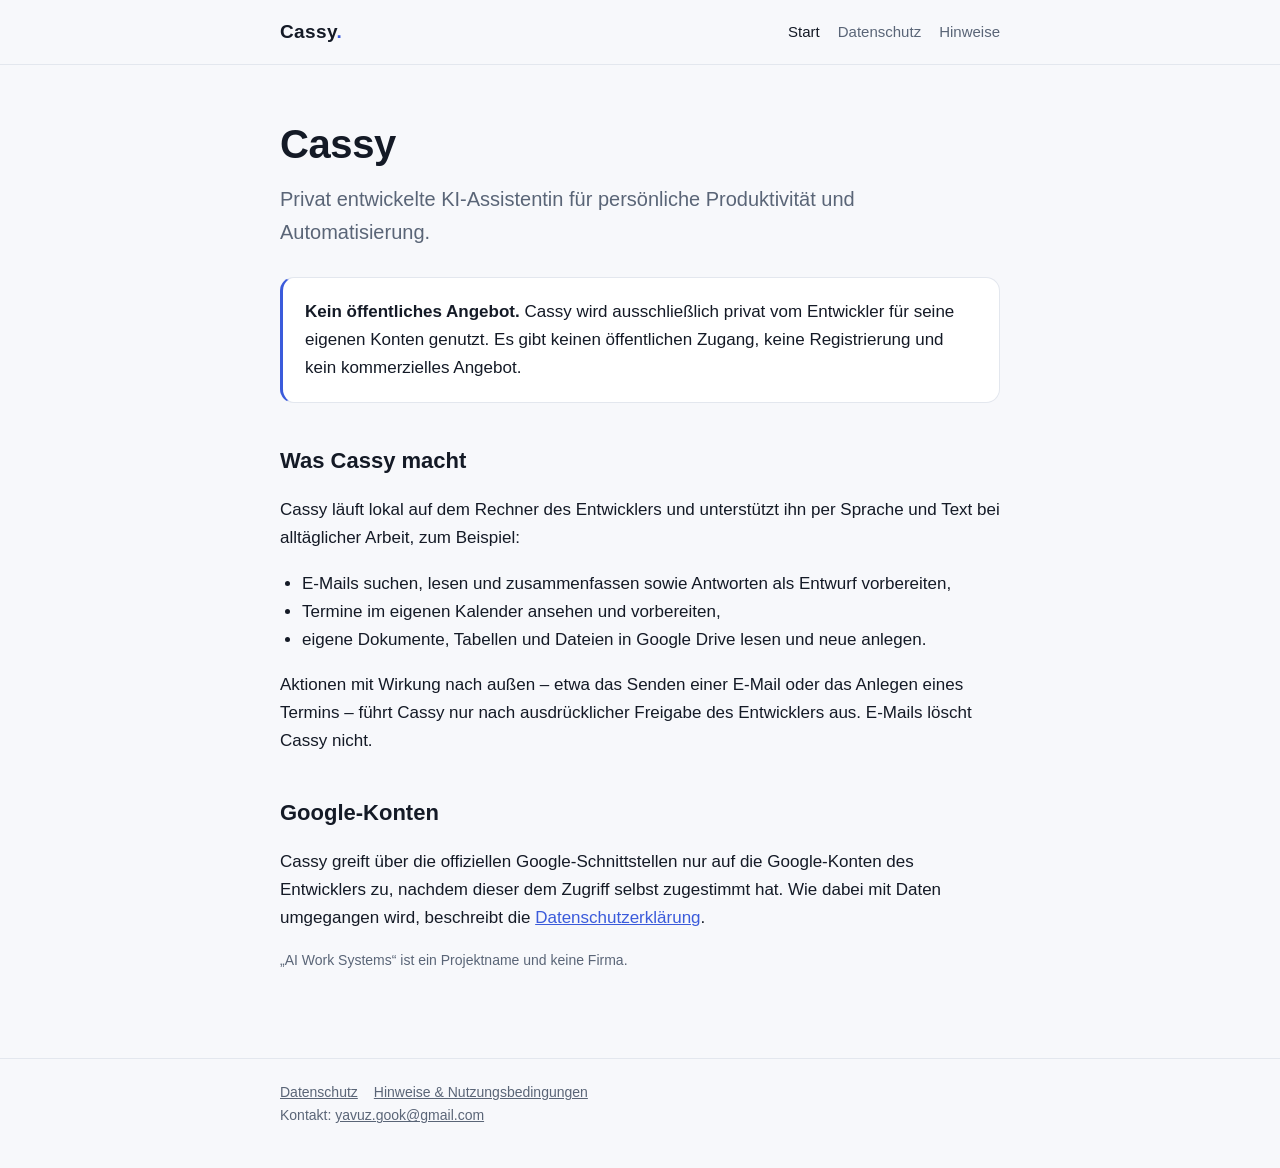
<file: index.html>
<!doctype html>
<html lang="de">
<head>
<meta charset="utf-8">
<meta name="viewport" content="width=device-width, initial-scale=1">
<title>Cassy – private KI-Assistentin</title>
<meta name="description" content="Cassy ist eine privat entwickelte KI-Assistentin für persönliche Produktivität und Automatisierung – ausschließlich zur privaten Eigennutzung.">
<link rel="stylesheet" href="style.css">
</head>
<body>
<header><div class="wrap">
  <a class="brand" href="./">Cassy<span>.</span></a>
  <nav><a href="./" aria-current="page">Start</a><a href="datenschutz.html">Datenschutz</a><a href="hinweise.html">Hinweise</a></nav>
</div></header>
<main><div class="wrap">
  <h1>Cassy</h1>
  <p class="lead">Privat entwickelte KI-Assistentin für persönliche Produktivität und Automatisierung.</p>

  <div class="card note">
    <strong>Kein öffentliches Angebot.</strong> Cassy wird ausschließlich privat vom Entwickler für seine eigenen Konten genutzt.
    Es gibt keinen öffentlichen Zugang, keine Registrierung und kein kommerzielles Angebot.
  </div>

  <h2>Was Cassy macht</h2>
  <p>Cassy läuft lokal auf dem Rechner des Entwicklers und unterstützt ihn per Sprache und Text bei alltäglicher Arbeit, zum Beispiel:</p>
  <ul>
    <li>E-Mails suchen, lesen und zusammenfassen sowie Antworten als Entwurf vorbereiten,</li>
    <li>Termine im eigenen Kalender ansehen und vorbereiten,</li>
    <li>eigene Dokumente, Tabellen und Dateien in Google Drive lesen und neue anlegen.</li>
  </ul>
  <p>Aktionen mit Wirkung nach außen – etwa das Senden einer E-Mail oder das Anlegen eines Termins – führt Cassy nur nach ausdrücklicher Freigabe des Entwicklers aus. E-Mails löscht Cassy nicht.</p>

  <h2>Google-Konten</h2>
  <p>Cassy greift über die offiziellen Google-Schnittstellen nur auf die Google-Konten des Entwicklers zu, nachdem dieser dem Zugriff selbst zugestimmt hat.
  Wie dabei mit Daten umgegangen wird, beschreibt die <a href="datenschutz.html">Datenschutzerklärung</a>.</p>

  <p class="meta">„AI Work Systems“ ist ein Projektname und keine Firma.</p>
</div></main>
<footer><div class="wrap">
  <a href="datenschutz.html">Datenschutz</a><a href="hinweise.html">Hinweise &amp; Nutzungsbedingungen</a>
  <div>Kontakt: <a href="mailto:yavuz.gook@gmail.com">yavuz.gook@gmail.com</a></div>
</div></footer>
</body>
</html>
</file>
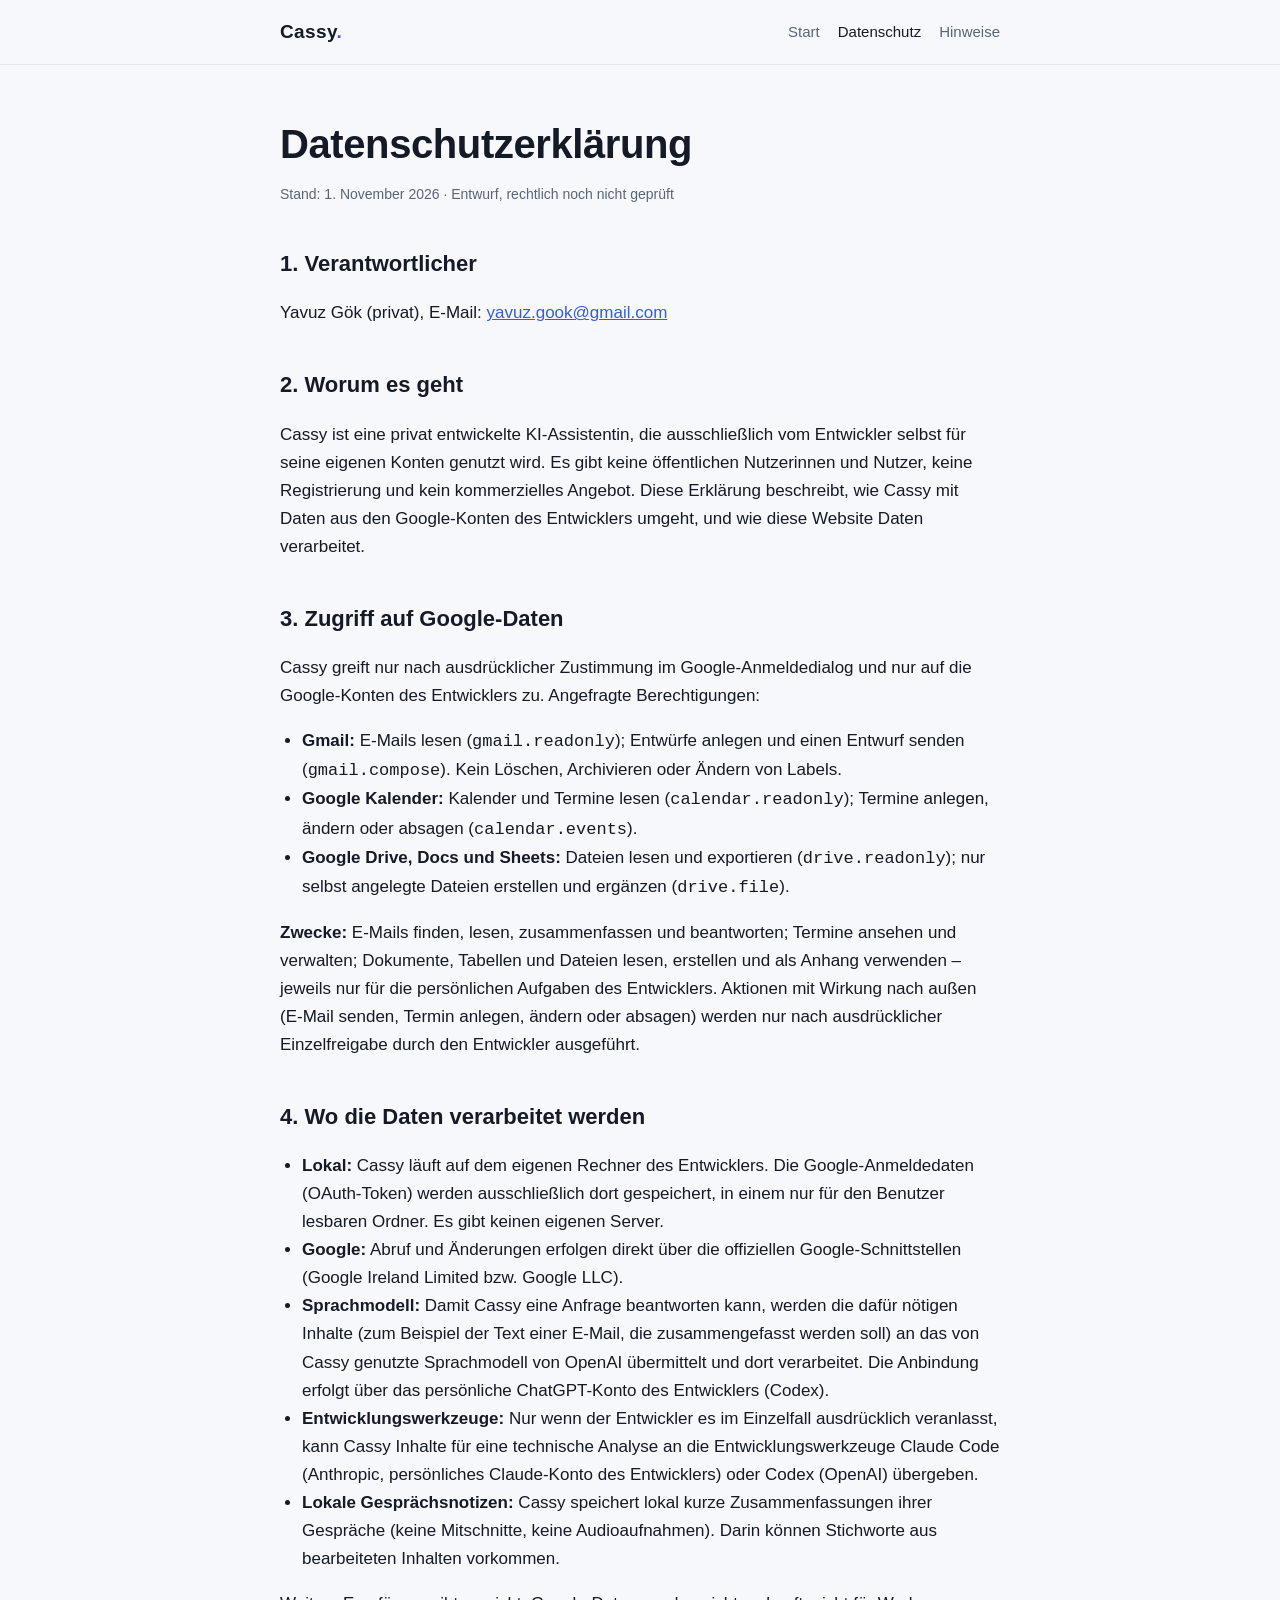
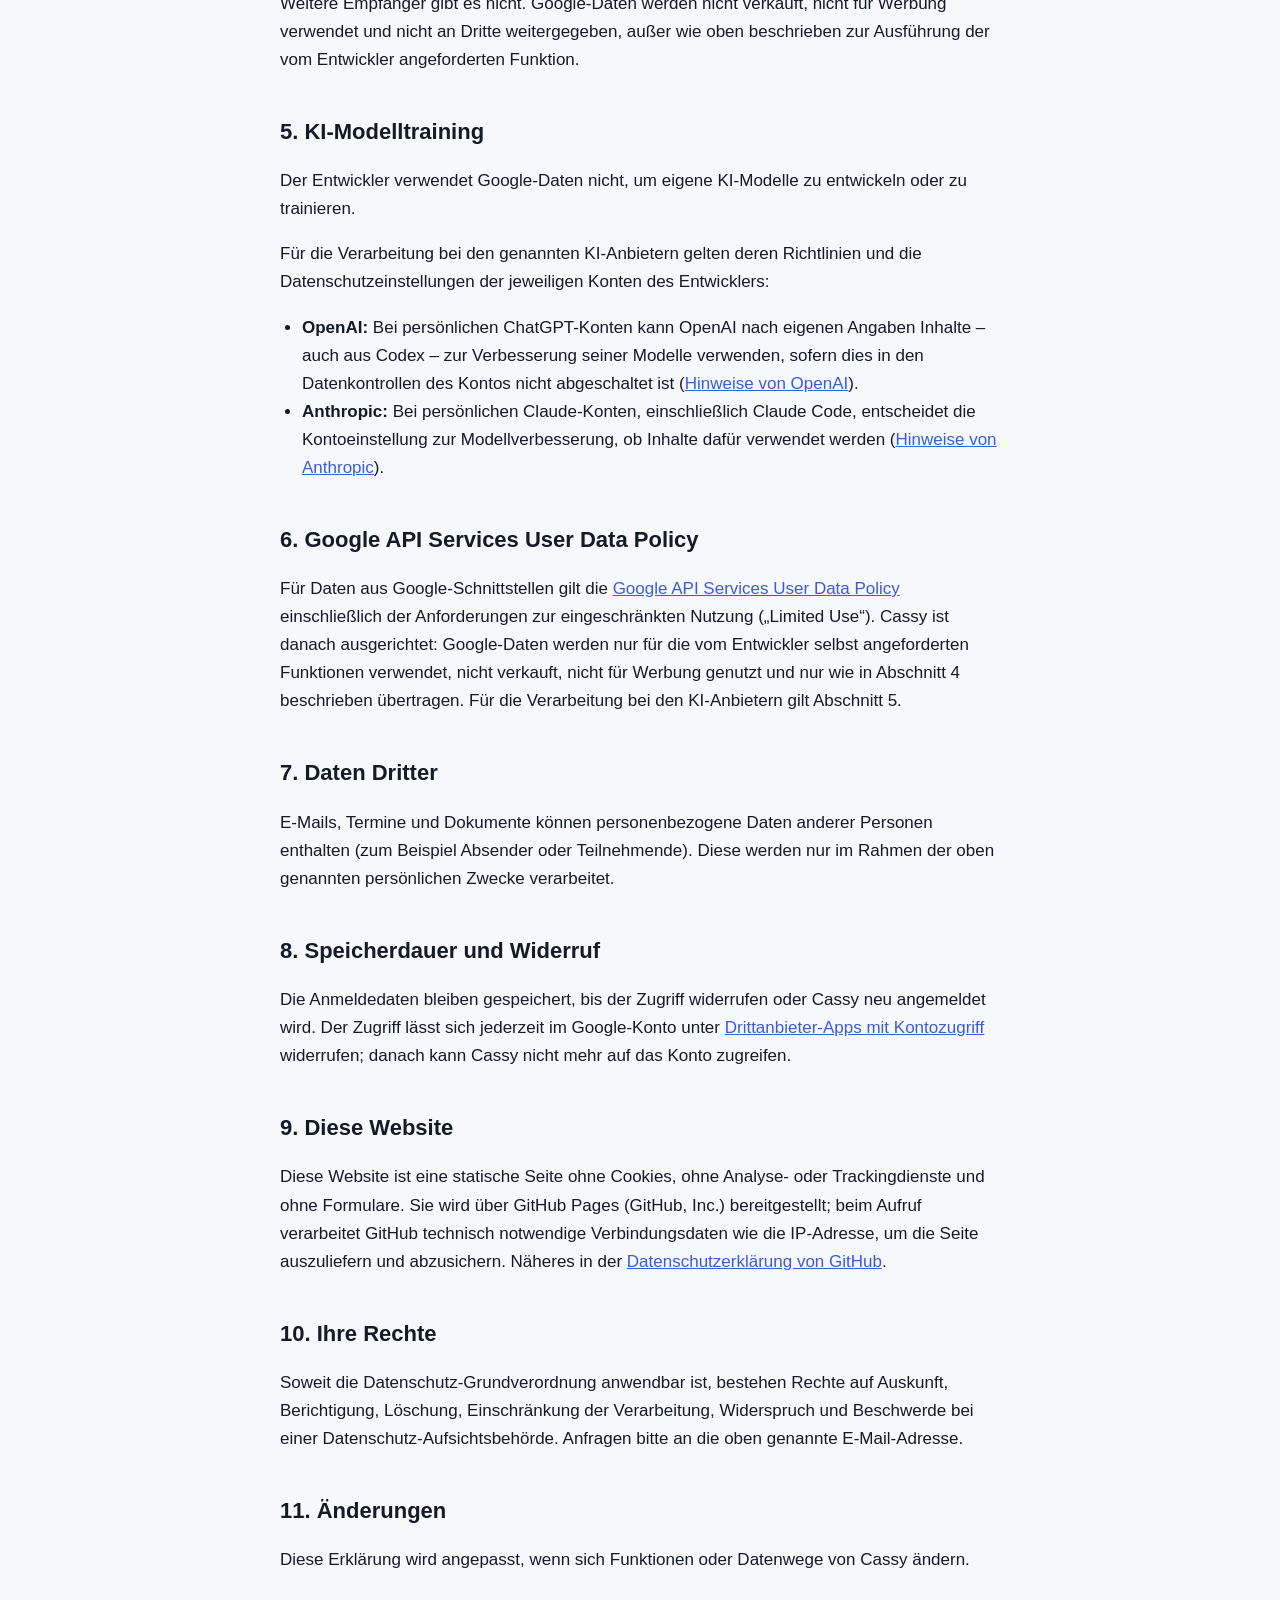
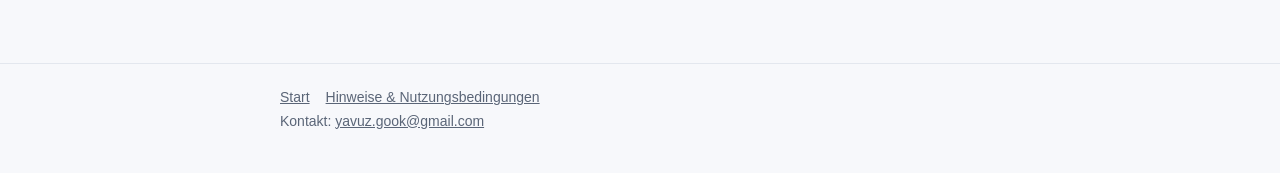
<file: datenschutz.html>
<!doctype html>
<html lang="de">
<head>
<meta charset="utf-8">
<meta name="viewport" content="width=device-width, initial-scale=1">
<title>Datenschutzerklärung – Cassy</title>
<meta name="description" content="Datenschutzerklärung für Cassy, eine privat entwickelte und ausschließlich privat genutzte KI-Assistentin.">
<link rel="stylesheet" href="style.css">
</head>
<body>
<header><div class="wrap">
  <a class="brand" href="./">Cassy<span>.</span></a>
  <nav><a href="./">Start</a><a href="datenschutz.html" aria-current="page">Datenschutz</a><a href="hinweise.html">Hinweise</a></nav>
</div></header>
<main><div class="wrap">
  <h1>Datenschutzerklärung</h1>
  <p class="meta">Stand: 1. November 2026 · Entwurf, rechtlich noch nicht geprüft</p>

  <h2>1. Verantwortlicher</h2>
  <p>Yavuz Gök (privat), E-Mail: <a href="mailto:yavuz.gook@gmail.com">yavuz.gook@gmail.com</a></p>

  <h2>2. Worum es geht</h2>
  <p>Cassy ist eine privat entwickelte KI-Assistentin, die ausschließlich vom Entwickler selbst für seine eigenen Konten genutzt wird.
  Es gibt keine öffentlichen Nutzerinnen und Nutzer, keine Registrierung und kein kommerzielles Angebot.
  Diese Erklärung beschreibt, wie Cassy mit Daten aus den Google-Konten des Entwicklers umgeht, und wie diese Website Daten verarbeitet.</p>

  <h2>3. Zugriff auf Google-Daten</h2>
  <p>Cassy greift nur nach ausdrücklicher Zustimmung im Google-Anmeldedialog und nur auf die Google-Konten des Entwicklers zu. Angefragte Berechtigungen:</p>
  <ul>
    <li><strong>Gmail:</strong> E-Mails lesen (<code>gmail.readonly</code>); Entwürfe anlegen und einen Entwurf senden (<code>gmail.compose</code>). Kein Löschen, Archivieren oder Ändern von Labels.</li>
    <li><strong>Google Kalender:</strong> Kalender und Termine lesen (<code>calendar.readonly</code>); Termine anlegen, ändern oder absagen (<code>calendar.events</code>).</li>
    <li><strong>Google Drive, Docs und Sheets:</strong> Dateien lesen und exportieren (<code>drive.readonly</code>); nur selbst angelegte Dateien erstellen und ergänzen (<code>drive.file</code>).</li>
  </ul>
  <p><strong>Zwecke:</strong> E-Mails finden, lesen, zusammenfassen und beantworten; Termine ansehen und verwalten; Dokumente, Tabellen und Dateien lesen, erstellen und als Anhang verwenden – jeweils nur für die persönlichen Aufgaben des Entwicklers.
  Aktionen mit Wirkung nach außen (E-Mail senden, Termin anlegen, ändern oder absagen) werden nur nach ausdrücklicher Einzelfreigabe durch den Entwickler ausgeführt.</p>

  <h2>4. Wo die Daten verarbeitet werden</h2>
  <ul>
    <li><strong>Lokal:</strong> Cassy läuft auf dem eigenen Rechner des Entwicklers. Die Google-Anmeldedaten (OAuth-Token) werden ausschließlich dort gespeichert, in einem nur für den Benutzer lesbaren Ordner. Es gibt keinen eigenen Server.</li>
    <li><strong>Google:</strong> Abruf und Änderungen erfolgen direkt über die offiziellen Google-Schnittstellen (Google Ireland Limited bzw. Google LLC).</li>
    <li><strong>Sprachmodell:</strong> Damit Cassy eine Anfrage beantworten kann, werden die dafür nötigen Inhalte (zum Beispiel der Text einer E-Mail, die zusammengefasst werden soll) an das von Cassy genutzte Sprachmodell von OpenAI übermittelt und dort verarbeitet. Die Anbindung erfolgt über das persönliche ChatGPT-Konto des Entwicklers (Codex).</li>
    <li><strong>Entwicklungswerkzeuge:</strong> Nur wenn der Entwickler es im Einzelfall ausdrücklich veranlasst, kann Cassy Inhalte für eine technische Analyse an die Entwicklungswerkzeuge Claude Code (Anthropic, persönliches Claude-Konto des Entwicklers) oder Codex (OpenAI) übergeben.</li>
    <li><strong>Lokale Gesprächsnotizen:</strong> Cassy speichert lokal kurze Zusammenfassungen ihrer Gespräche (keine Mitschnitte, keine Audioaufnahmen). Darin können Stichworte aus bearbeiteten Inhalten vorkommen.</li>
  </ul>
  <p>Weitere Empfänger gibt es nicht. Google-Daten werden nicht verkauft, nicht für Werbung verwendet und nicht an Dritte weitergegeben, außer wie oben beschrieben zur Ausführung der vom Entwickler angeforderten Funktion.</p>

  <h2>5. KI-Modelltraining</h2>
  <p>Der Entwickler verwendet Google-Daten nicht, um eigene KI-Modelle zu entwickeln oder zu trainieren.</p>
  <p>Für die Verarbeitung bei den genannten KI-Anbietern gelten deren Richtlinien und die Datenschutzeinstellungen der jeweiligen Konten des Entwicklers:</p>
  <ul>
    <li><strong>OpenAI:</strong> Bei persönlichen ChatGPT-Konten kann OpenAI nach eigenen Angaben Inhalte – auch aus Codex – zur Verbesserung seiner Modelle verwenden, sofern dies in den Datenkontrollen des Kontos nicht abgeschaltet ist
    (<a href="https://help.openai.com/en/articles/5722486-how-your-data-is-used-to-improve-model-performance">Hinweise von OpenAI</a>).</li>
    <li><strong>Anthropic:</strong> Bei persönlichen Claude-Konten, einschließlich Claude Code, entscheidet die Kontoeinstellung zur Modellverbesserung, ob Inhalte dafür verwendet werden
    (<a href="https://privacy.claude.com/en/articles/10023580-is-my-data-used-for-model-training">Hinweise von Anthropic</a>).</li>
  </ul>

  <h2>6. Google API Services User Data Policy</h2>
  <p>Für Daten aus Google-Schnittstellen gilt die
  <a href="https://developers.google.com/terms/api-services-user-data-policy">Google API Services User Data Policy</a> einschließlich der Anforderungen zur eingeschränkten Nutzung („Limited Use“).
  Cassy ist danach ausgerichtet: Google-Daten werden nur für die vom Entwickler selbst angeforderten Funktionen verwendet, nicht verkauft, nicht für Werbung genutzt und nur wie in Abschnitt 4 beschrieben übertragen. Für die Verarbeitung bei den KI-Anbietern gilt Abschnitt 5.</p>

  <h2>7. Daten Dritter</h2>
  <p>E-Mails, Termine und Dokumente können personenbezogene Daten anderer Personen enthalten (zum Beispiel Absender oder Teilnehmende). Diese werden nur im Rahmen der oben genannten persönlichen Zwecke verarbeitet.</p>

  <h2>8. Speicherdauer und Widerruf</h2>
  <p>Die Anmeldedaten bleiben gespeichert, bis der Zugriff widerrufen oder Cassy neu angemeldet wird. Der Zugriff lässt sich jederzeit im Google-Konto unter
  <a href="https://myaccount.google.com/permissions">Drittanbieter-Apps mit Kontozugriff</a> widerrufen; danach kann Cassy nicht mehr auf das Konto zugreifen.</p>

  <h2>9. Diese Website</h2>
  <p>Diese Website ist eine statische Seite ohne Cookies, ohne Analyse- oder Trackingdienste und ohne Formulare. Sie wird über GitHub Pages (GitHub, Inc.) bereitgestellt;
  beim Aufruf verarbeitet GitHub technisch notwendige Verbindungsdaten wie die IP-Adresse, um die Seite auszuliefern und abzusichern. Näheres in der
  <a href="https://docs.github.com/de/site-policy/privacy-policies/github-general-privacy-statement">Datenschutzerklärung von GitHub</a>.</p>

  <h2>10. Ihre Rechte</h2>
  <p>Soweit die Datenschutz-Grundverordnung anwendbar ist, bestehen Rechte auf Auskunft, Berichtigung, Löschung, Einschränkung der Verarbeitung, Widerspruch und Beschwerde bei einer Datenschutz-Aufsichtsbehörde.
  Anfragen bitte an die oben genannte E-Mail-Adresse.</p>

  <h2>11. Änderungen</h2>
  <p>Diese Erklärung wird angepasst, wenn sich Funktionen oder Datenwege von Cassy ändern.</p>
</div></main>
<footer><div class="wrap">
  <a href="./">Start</a><a href="hinweise.html">Hinweise &amp; Nutzungsbedingungen</a>
  <div>Kontakt: <a href="mailto:yavuz.gook@gmail.com">yavuz.gook@gmail.com</a></div>
</div></footer>
</body>
</html>
</file>
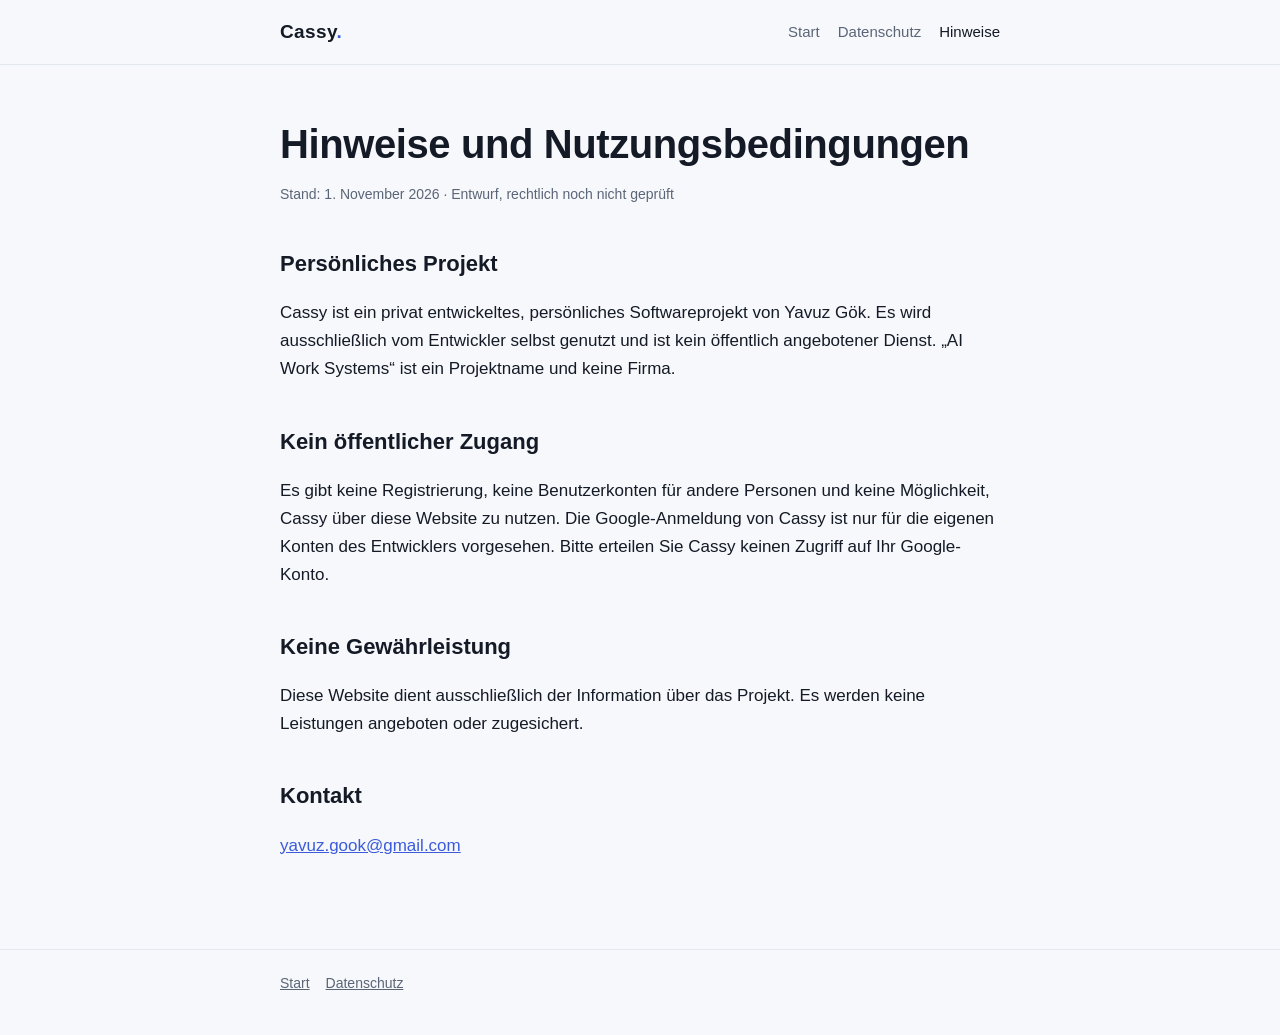
<file: hinweise.html>
<!doctype html>
<html lang="de">
<head>
<meta charset="utf-8">
<meta name="viewport" content="width=device-width, initial-scale=1">
<title>Hinweise und Nutzungsbedingungen – Cassy</title>
<meta name="description" content="Hinweise und Nutzungsbedingungen für Cassy, ein persönliches, nicht öffentlich angebotenes Softwareprojekt.">
<link rel="stylesheet" href="style.css">
</head>
<body>
<header><div class="wrap">
  <a class="brand" href="./">Cassy<span>.</span></a>
  <nav><a href="./">Start</a><a href="datenschutz.html">Datenschutz</a><a href="hinweise.html" aria-current="page">Hinweise</a></nav>
</div></header>
<main><div class="wrap">
  <h1>Hinweise und Nutzungsbedingungen</h1>
  <p class="meta">Stand: 1. November 2026 · Entwurf, rechtlich noch nicht geprüft</p>

  <h2>Persönliches Projekt</h2>
  <p>Cassy ist ein privat entwickeltes, persönliches Softwareprojekt von Yavuz Gök. Es wird ausschließlich vom Entwickler selbst genutzt und ist kein öffentlich angebotener Dienst.
  „AI Work Systems“ ist ein Projektname und keine Firma.</p>

  <h2>Kein öffentlicher Zugang</h2>
  <p>Es gibt keine Registrierung, keine Benutzerkonten für andere Personen und keine Möglichkeit, Cassy über diese Website zu nutzen.
  Die Google-Anmeldung von Cassy ist nur für die eigenen Konten des Entwicklers vorgesehen. Bitte erteilen Sie Cassy keinen Zugriff auf Ihr Google-Konto.</p>

  <h2>Keine Gewährleistung</h2>
  <p>Diese Website dient ausschließlich der Information über das Projekt. Es werden keine Leistungen angeboten oder zugesichert.</p>

  <h2>Kontakt</h2>
  <p><a href="mailto:yavuz.gook@gmail.com">yavuz.gook@gmail.com</a></p>
</div></main>
<footer><div class="wrap">
  <a href="./">Start</a><a href="datenschutz.html">Datenschutz</a>
</div></footer>
</body>
</html>
</file>
<file: style.css>
:root {
  --bg: #0b0f17;
  --panel: #121826;
  --text: #e7ecf3;
  --muted: #9aa6b8;
  --accent: #7c9cff;
  --line: #222b3d;
}
@media (prefers-color-scheme: light) {
  :root { --bg: #f7f8fb; --panel: #ffffff; --text: #141a26; --muted: #5a6577; --accent: #3b5bdb; --line: #e3e7ee; }
}
* { box-sizing: border-box; }
html { -webkit-text-size-adjust: 100%; }
body {
  margin: 0; background: var(--bg); color: var(--text);
  font: 17px/1.65 -apple-system, BlinkMacSystemFont, "Segoe UI", Roboto, "Helvetica Neue", Arial, sans-serif;
}
.wrap { max-width: 760px; margin: 0 auto; padding: 0 20px; }
header { border-bottom: 1px solid var(--line); }
header .wrap { display: flex; align-items: center; justify-content: space-between; gap: 16px; height: 64px; }
.brand { font-weight: 700; letter-spacing: .02em; color: var(--text); text-decoration: none; font-size: 19px; }
.brand span { color: var(--accent); }
nav a { color: var(--muted); text-decoration: none; margin-left: 18px; font-size: 15px; }
nav a:hover, nav a[aria-current="page"] { color: var(--text); }
main { padding: 56px 0 72px; }
h1 { font-size: 40px; line-height: 1.15; margin: 0 0 16px; letter-spacing: -.01em; }
h2 { font-size: 22px; margin: 40px 0 10px; }
h3 { font-size: 17px; margin: 24px 0 6px; }
p, li { color: var(--text); }
.lead { font-size: 20px; color: var(--muted); margin: 0 0 28px; }
.card { background: var(--panel); border: 1px solid var(--line); border-radius: 14px; padding: 20px 22px; margin: 22px 0; }
.note { border-left: 3px solid var(--accent); }
.meta { color: var(--muted); font-size: 14px; }
a { color: var(--accent); }
ul { padding-left: 22px; }
footer { border-top: 1px solid var(--line); padding: 22px 0 40px; color: var(--muted); font-size: 14px; }
footer a { color: var(--muted); margin-right: 16px; }
@media (max-width: 560px) {
  h1 { font-size: 32px; }
  header .wrap { height: auto; padding-top: 14px; padding-bottom: 14px; flex-wrap: wrap; }
  nav a { margin: 0 14px 0 0; }
}
</file>
